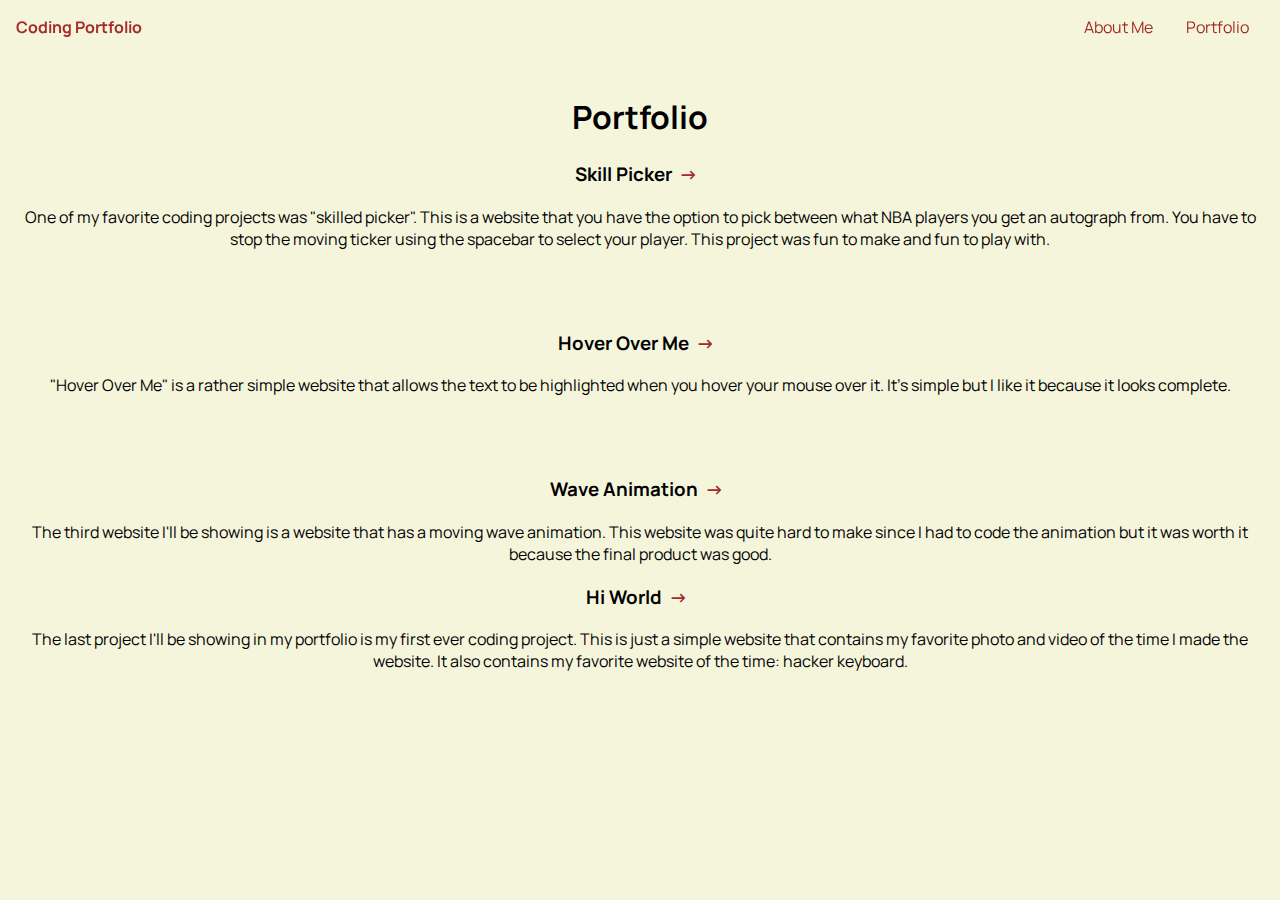
<file: index.html>
<!DOCTYPE html>
<html lang="en">

<head>
    <meta charset="UTF-8">
    <meta http-equiv="X-UA-Compatible" content="IE=edge">
    <meta name="viewport" content="width=device-width, initial-scale=1.0">
    <title>About Me</title>
    <link rel="stylesheet" href="./asdf.css">
</head>

<body>
    <div class="navbar">
        <p class="title">Coding Portfolio</p>

        <ul>
            <li><a href="./asdf.html">About Me</a></li>
            <li><a href="#">Portfolio</a></li>
        </ul>
    </div>

    <br><br><br>

    <h1>Portfolio</h1>

    <div class="item">
        <h3>Skill Picker<a href="./Skill Picker/220828.html">→</a></h3>
        <a href="" class="navbutton"></a>
        <p>
          One of my favorite coding projects was "skilled picker". This is a website that you have the option to pick between what NBA players you get an autograph from. You have to stop the moving ticker using the spacebar to select your player. This project was fun to make and fun to play with.
        </p>
    </div>

    <div class="item">
        <h3>Hover Over Me<a href="./hover.html">→</a></h3>
       
        <p>
        "Hover Over Me" is a rather simple website that allows the text to be highlighted when you hover your mouse over it. It's simple but I like it because it looks complete.
        </p>
    </div>

    <div class="item">
        <h3>Wave Animation<a href="./220206b.html">→</a></h3>
        <p>
            The third website I'll be showing is a website that has a moving wave animation. This website was quite hard to make since I had to code the animation but it was worth it because the final product was good.
        </p>
        <h3> Hi World<a href="./220109.html">→</a></h3>
        <p>
           The last project I'll be showing in my portfolio is my first ever coding project. This is just a simple website that contains my favorite photo and video of the time I made the website. It also contains my favorite website of the time: hacker keyboard.
        </p>
    </div>
</body>

</html>
</file>
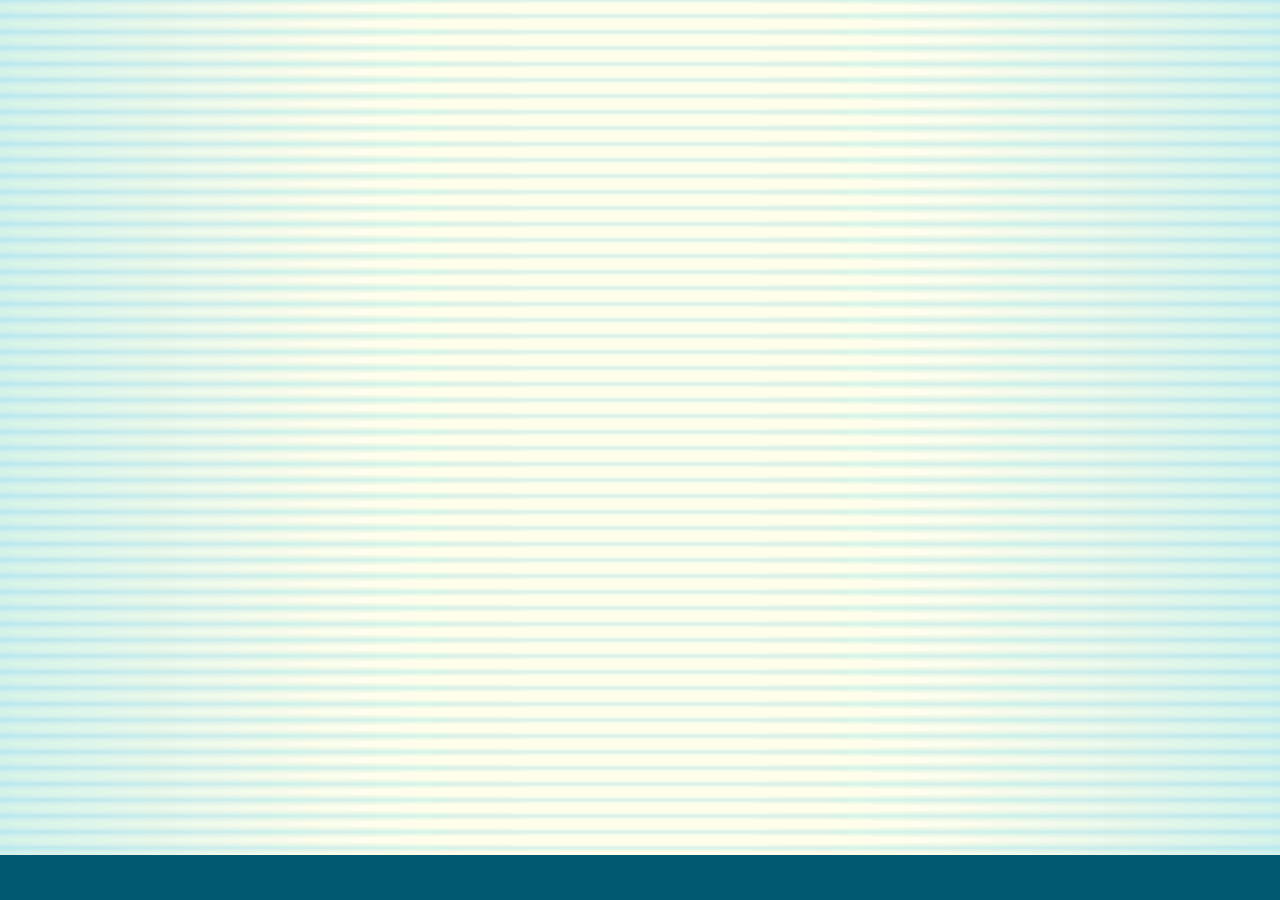
<file: 220206b.html>
<!DOCTYPE html>
<html lang="en">
<head>
    <style>
     html,
     body {

        background: radial-gradient(
            ellipse at center,
            rgba(255, 254, 234, 1) 0%,
            rgba(255, 254, 234, 1) 35%,
            #b7e8eb 100%
        );
        overflow: hidden;
     }
     .ocean {
         height: 5%;
         width: 100%;
         position:absolute;
         bottom: 0;
         left: 0;
         background:   #015871;
     }
     .wave {
         background: url(
             https://s3-us-west-2.amazonaws.com/s.cdpn.io/85486/wave.svg)
             repeat-x;
             position:absolute;
             top: -198px;
             width: 6400px;
             height:198px;
             animation: wave 7s cubic-bezier(0.36, 0.45, 0.63, 0.53)
             infinite;
             transform: translate3d(0, 0, 0);
     }
     .wave:nth-of-type(2) {
         top: -175px;
         animation: wave 7s cubic-bezier(0.36, 0.45, 0.63, 0.53)
         -0.125s infinite,
         swell 7s ease -1.25s infinite;
         opacity: 1;
     }

     @keyframes wave {
         0% {
             margin-left: 0;
    }
    100% {
        margin-left: -1600px;
    }
     }
     @keyframes swell {
         0%,
         100% {
             transform: translate3d(0, -25px, 0);
         }
         50% {
             transform: translate3d(0, 5px, 0);
         }
     }
    </style>
    </head>
<body>
    <div class="ocean">
        <div class="wave"></div>
        <div class="wave"></div>
    </div>
    
</body>
</html>
</file>
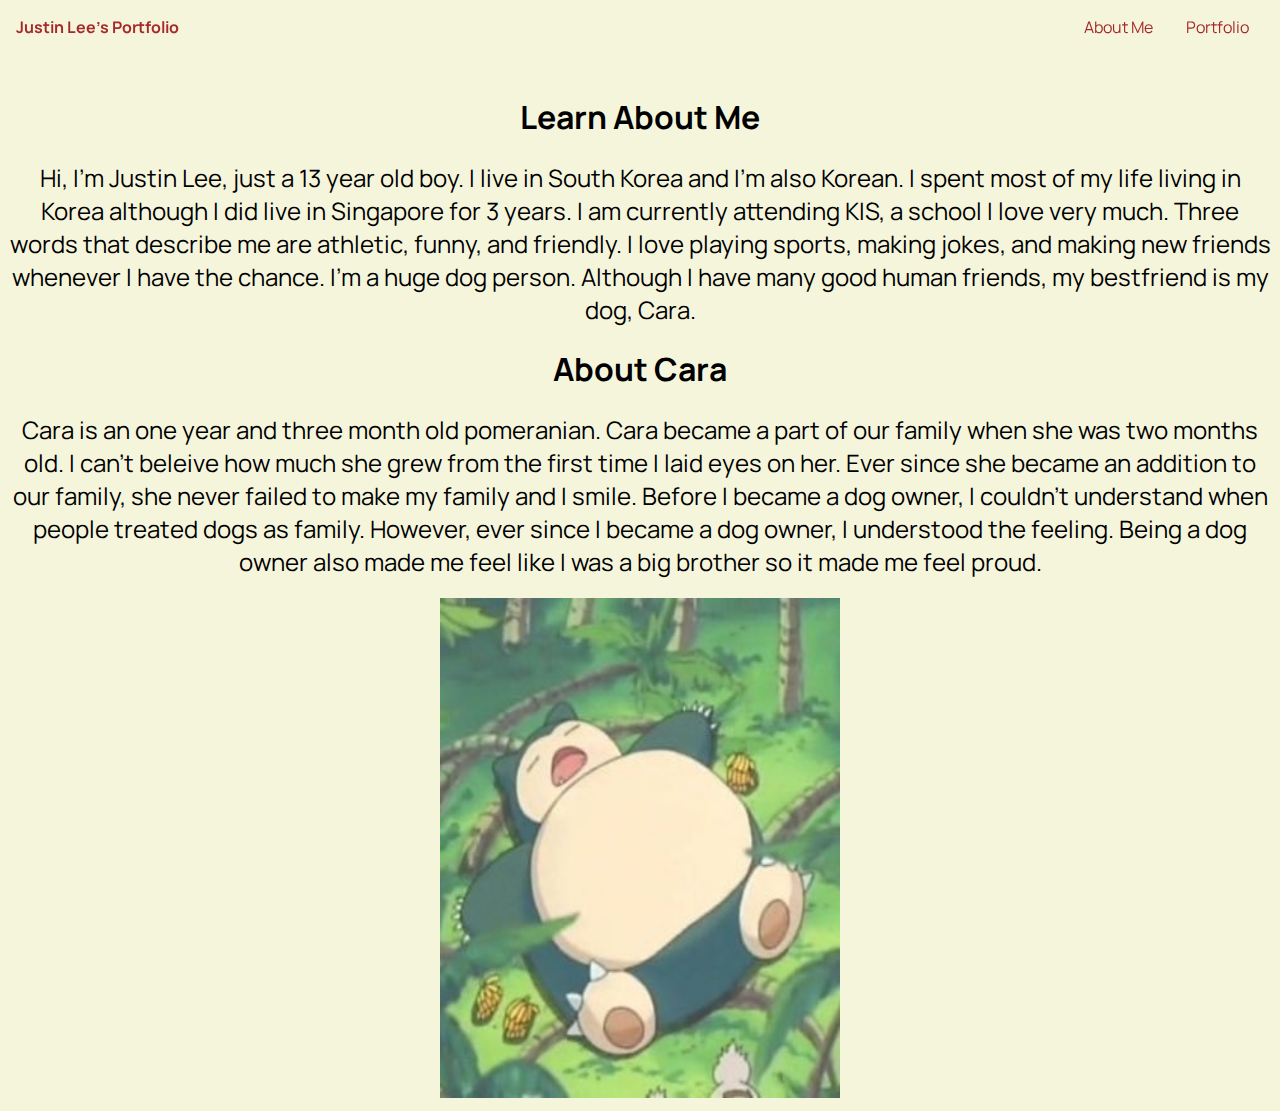
<file: asdf.html>
<!DOCTYPE html>
<html lang="en">

<head>
    <meta charset="UTF-8">
    <meta http-equiv="X-UA-Compatible" content="IE=edge">
    <meta name="viewport" content="width=device-width, initial-scale=1.0">
    <title>About Me</title>
    <link rel="stylesheet" href="asdf.css">
</head>

<body>
    <div class="navbar">
        <p class="title">Justin Lee's Portfolio</p>

        <ul>
            <li><a href="#">About Me</a></li>
            <li><a href="./index.html">Portfolio</a></li>
         </ul>
    </div>

    <br><br><br>

    <h1>Learn About Me</h1>
    <h2>Hi, I'm Justin Lee, just a 13 year old boy. I live in South Korea and I'm also Korean. I spent most of my life
        living in Korea although I did live in Singapore for 3 years. I am currently attending KIS, a school I love very
        much. Three words that describe me are athletic, funny, and friendly. I love playing sports, making jokes, and
        making new friends whenever I have the chance. I'm a huge dog person. Although I have many good human friends,
        my bestfriend is my dog, Cara. </h2>
    <h1>About Cara</h1>
    <h2>Cara is an one year and three month old pomeranian. Cara became a part of our family when she was two months
        old. I can't beleive how much she grew from the first time I laid eyes on her. Ever since she became an addition
        to our family, she never failed to make my family and I smile. Before I became a dog owner, I couldn't
        understand when people treated dogs as family. However, ever since I became a dog owner, I understood the
        feeling. Being a dog owner also made me feel like I was a big brother so it made me feel proud.</h2>
    <div class="imgDiv">
        <img src="VAVvEEgH_400x400.jpg" alt="Photo of Cara">
    </div>
</body>

</html>
</file>
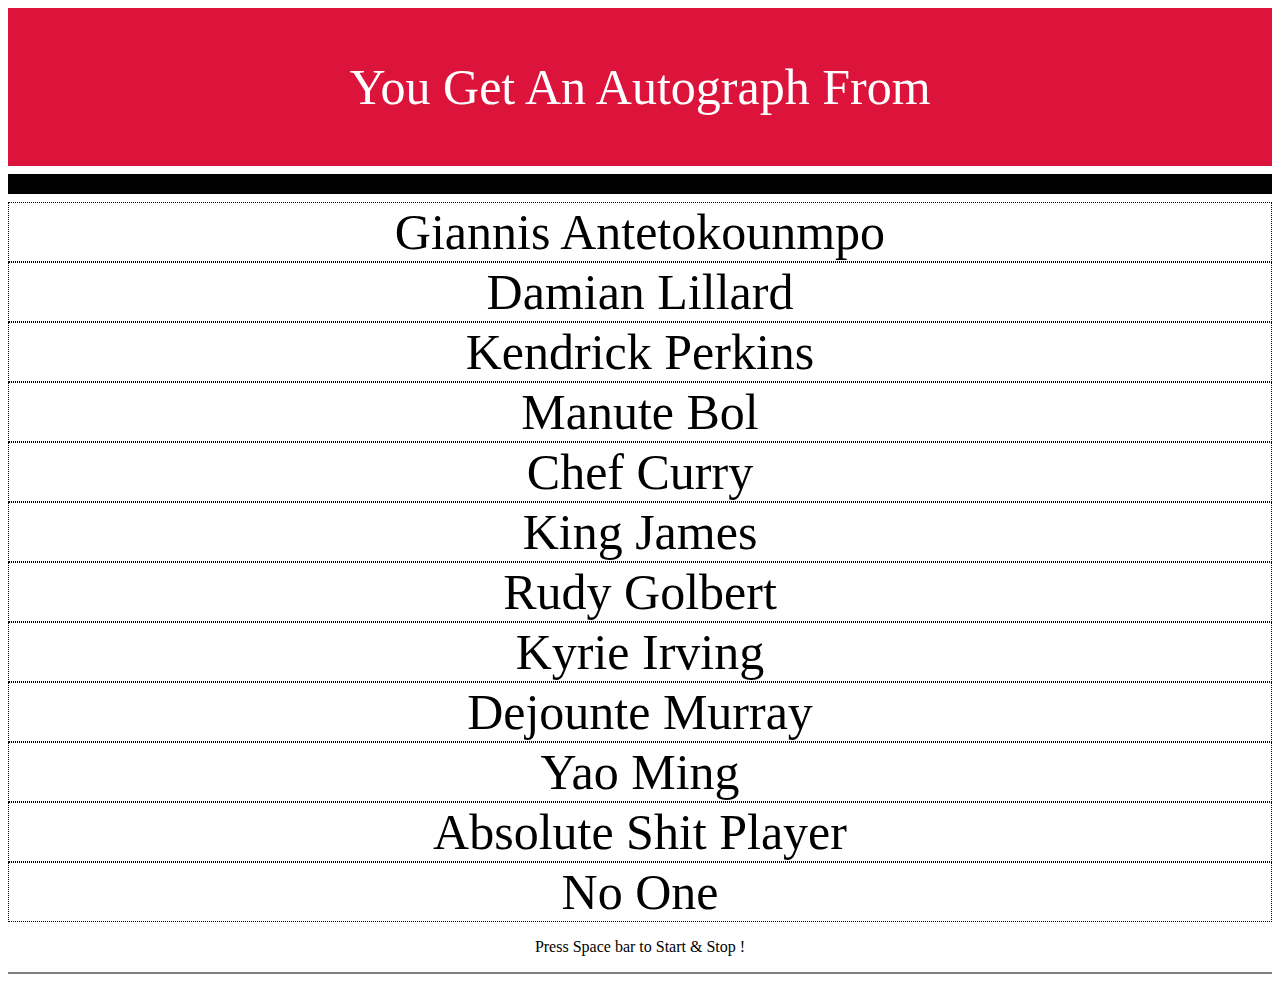
<file: Skill Picker/220828.html>
<!DOCTYPE html>
<html lang="en">

<head>
    <meta charset="UTF-8">
    <title>Skill Picker</title>
    <link rel="stylesheet" href="0828.css">

    <body>
        <header>You Get An Autograph From</header>
        <hr/>
        <div id="item_list">
            <div class="item">Giannis Antetokounmpo</div>
            <div class="item">Damian Lillard</div>
            <div class="item ">Kendrick Perkins</div>
            <div class="item ">Manute Bol</div>
            <div class="item ">Chef Curry</div>
            <div class="item ">King James</div>
            <div class="item ">Rudy Golbert</div>
            <div class="item ">Kyrie Irving</div>
            <div class="item ">Dejounte Murray</div>
            <div class="item ">Yao Ming</div>
            <div class="item ">Absolute Shit Player </div>
            <div class="item ">No One</div>
        </div>
        </hr>

        <p>Press Space bar to Start & Stop !</p>
        <div id="list_area">
           
          
        </div>
        <script src="0208.js">
        </script>
    </body>
</file>
<file: asdf.css>
@import url("https://fonts.googleapis.com/css2?family=Manrope:wght@500;700&display=swap");

body {
  background-color: beige;
  font-family: "Manrope", sans-serif;
}

h1 {
  font-weight: bold;
  text-align: center;
}
h2 {
  font-weight: normal;
  text-align: center;
}
img {
  width: 400px;
  height: 500px;
  text-align: center;
}
.imgDiv {
  margin: auto;
  text-align: center;
}

.navbar {
  display: flex;
  justify-content: space-between;
  background-color: rgba(245, 245, 220, 0.7);
  color: brown;
  top: 0;
  left: 0;
  right: 0;
  width: 100vw;
  position: fixed;
}

.title {
  font-weight: bold;
  padding: 1em;
  margin: 0;
}

.navbar ul {
  float: right;
  margin-right: 1em;
}

.navbar ul li {
  display: inline-block;
  margin: 0 10px;
}

.navbar ul li a {
  color: brown;
  text-decoration: none;
  padding: 5px;
  border-radius: 3px;
}

.navbar ul li a:hover {
  background: brown;
  color: beige;
  transition: 0.2s;
}

.item {
  text-align: center;
  margin-bottom: 5em;
}

.item h3 a {
  color: brown;
  text-decoration: none;
  padding: 5px 7px;
  border-radius: 3px;
}

.item h3 a:hover {
  background: brown;
  color: beige;
  transition: 0.2s;
}
</file>
<file: Skill Picker/0828.css>
header {
                background-color: crimson;
                color: white;
                text-align: center;
                font-size: 50px;
                padding: 50px;
            }
            
            .item {
                border: 1px dotted black;
                font-size: 50px;
                text-align: center;
            }
            
            hr {
                border: 10px solid black;
            }
            
            p {
                text-align: center;
            }
            
            #list_area {
                text-align: center;
                border: 1px solid gray;
            }
</file>
